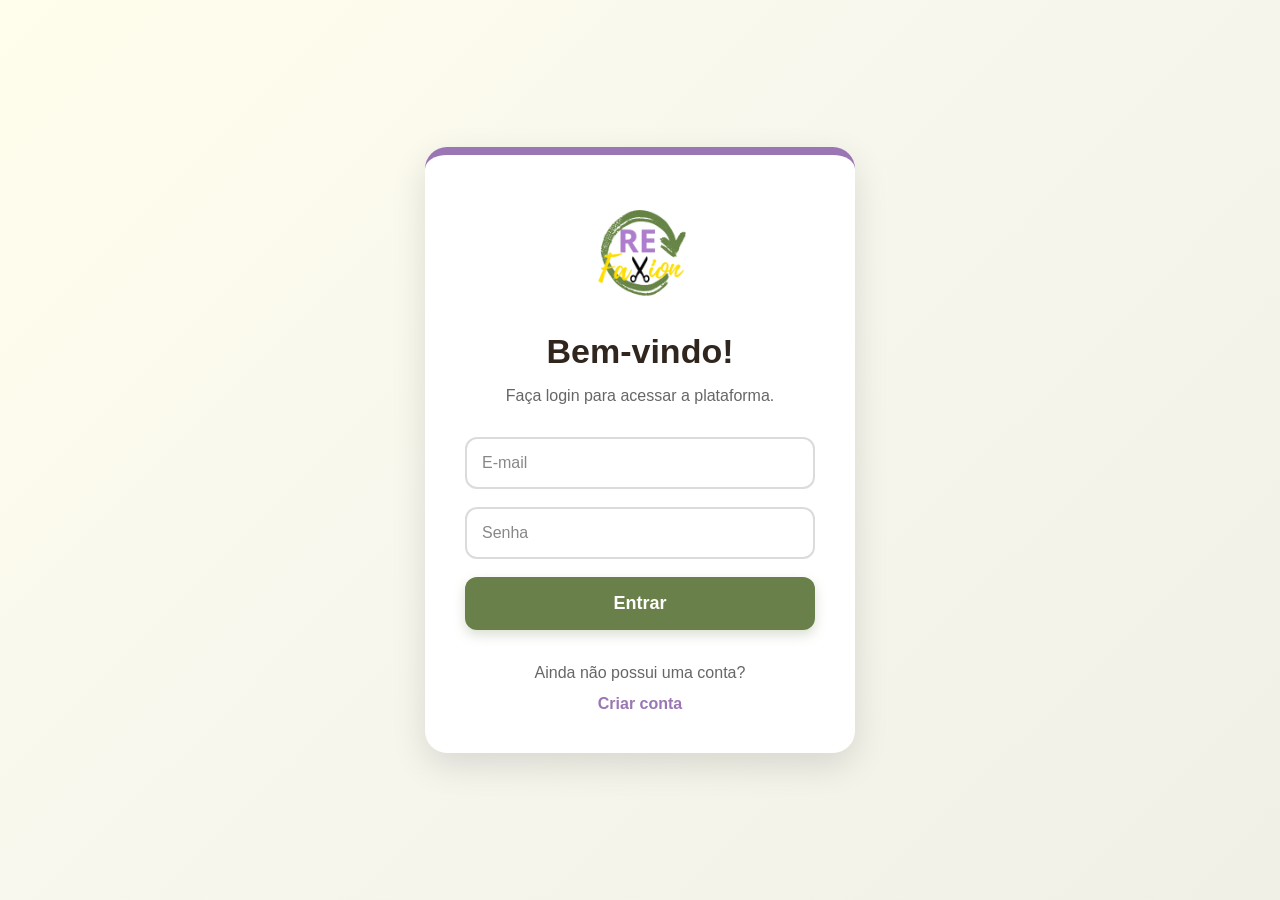
<file: frontend/index.html>
<!DOCTYPE html>
<html lang="pt-BR">

<head>

    <meta charset="UTF-8">

    <meta
        name="viewport"
        content="width=device-width, initial-scale=1.0">

    <title>ReFaxion</title>

    <link rel="icon" href="assets/logo.png">

    <link rel="stylesheet" href="css/style.css">

    <script src="js/auth.js"></script>

    <script>

        verificarLogin();

    </script>

</head>

<body>

<header class="topbar">

    <div class="logo-area">

        <img
            src="assets/logo.png"
            class="logo-top"
            alt="Logo ReFaxion"
        >

    </div>

    <div class="topbar-right">

        <span id="usuarioNome"></span>

        <button
            class="community-btn"
            onclick="window.location.href='feed.html'"
        >

            🌎 Comunidade

        </button>

        <button
            class="logout-btn"
            onclick="logout()"
        >

            🚪 Sair

        </button>

    </div>

</header>

<div class="container">

    <h1>

        Bem-vindo ao ReFaxion

    </h1>

    <p id="boasVindas"></p>

    <p>

        Transforme roupas esquecidas em novas possibilidades utilizando Inteligência Artificial.

    </p>

    <input
        type="file"
        id="imagem"
        accept="image/*"
    >

    <!-- Preview da imagem -->

    <img
        id="previewImagem"
        alt="Pré-visualização da roupa"
        style="
            display:none;
            width:100%;
            max-height:450px;
            object-fit:contain;
            margin-top:20px;
            border-radius:15px;
            border:1px solid #dbdbdb;
        "
    >

    <textarea
        id="descricao"
        placeholder="Informações adicionais sobre a roupa (opcional)"
    ></textarea>

    <button
        id="analisarBtn"
        class="primary-btn"
    >

        🔍 Analisar Roupa

    </button>

    <div id="loading"></div>

    <div id="resultado"></div>

    <!-- Aparece somente após a análise -->

    <div
        id="acoesAnalise"
        style="display:none;"
    >

        <button
            id="compartilharBtn"
            class="secondary-btn"
        >

            🌎 Compartilhar na Comunidade

        </button>

    </div>

</div>

<script src="js/script.js"></script>

<script>

    mostrarUsuario();

    const usuario = obterUsuarioLogado();

    if(usuario){

        document
        .getElementById("boasVindas")
        .innerHTML =
        `Olá, <strong>${usuario.nome}</strong> 👋`;

    }

</script>

</body>

</html>
</file>
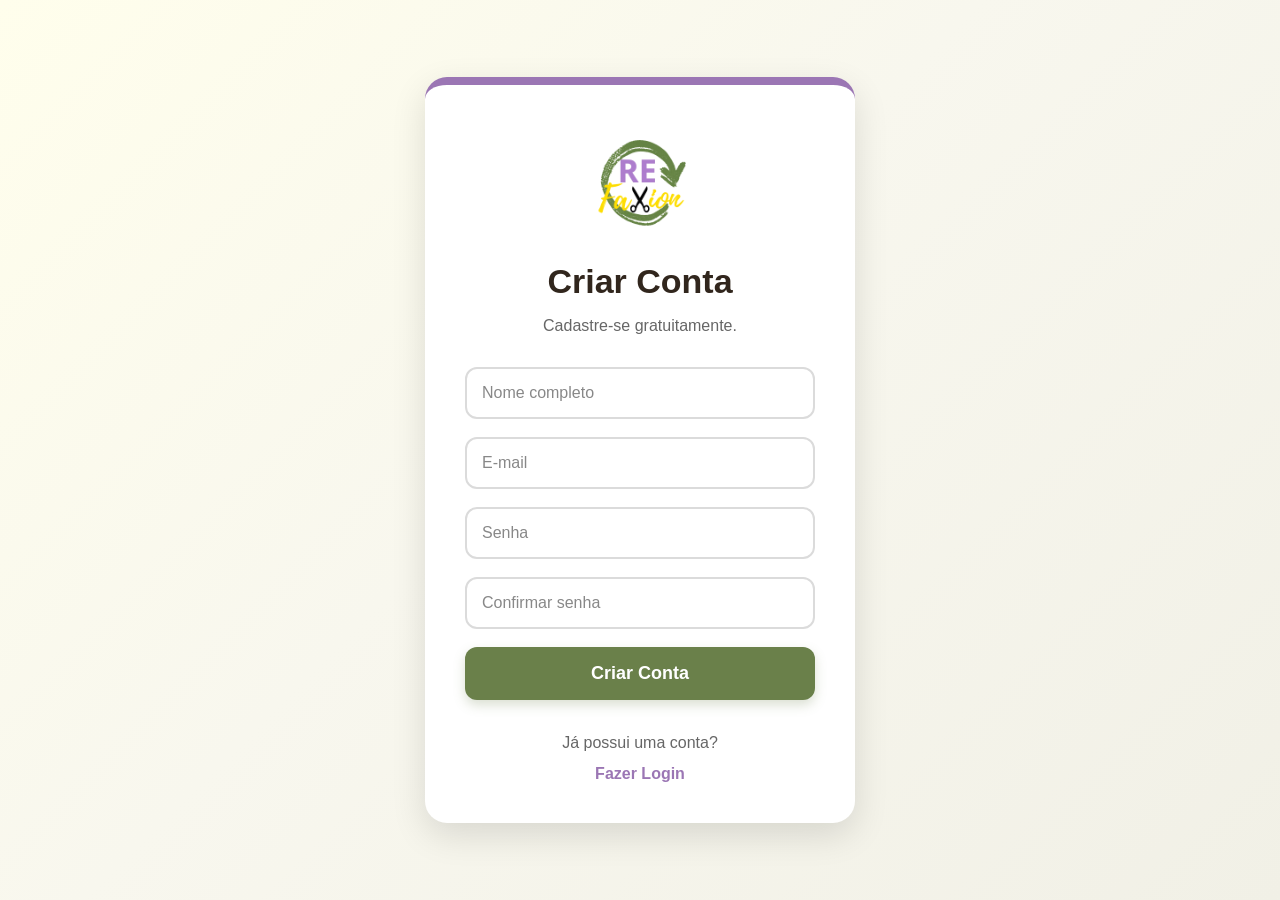
<file: frontend/cadastro.html>
<!DOCTYPE html>
<html lang="pt-BR">

<head>

    <meta charset="UTF-8">

    <meta
        name="viewport"
        content="width=device-width, initial-scale=1.0">

    <title>Cadastro | ReFaxion</title>

    <link rel="icon" href="assets/logo.png">

    <link rel="stylesheet" href="css/login.css">

    <script src="js/auth.js" defer></script>

</head>

<body>

<div class="background">

    <div class="login-card">

        <img
            src="assets/logo.png"
            class="logo"
            alt="Logo ReFaxion"
        >

        <h1>Criar Conta</h1>

        <p>

            Cadastre-se gratuitamente.

        </p>

        <form id="cadastroForm">

            <input
                type="text"
                id="nome"
                placeholder="Nome completo"
                required
            >

            <input
                type="email"
                id="novoEmail"
                placeholder="E-mail"
                required
            >

            <input
                type="password"
                id="novaSenha"
                placeholder="Senha"
                required
            >

            <input
                type="password"
                id="confirmarSenha"
                placeholder="Confirmar senha"
                required
            >

            <button type="submit">

                Criar Conta

            </button>

        </form>

        <div class="links">

            <p>

                Já possui uma conta?

            </p>

            <a href="login.html">

                Fazer Login

            </a>

        </div>

    </div>

</div>

<script src="js/auth.js" defer></script>

<script defer>

redirecionarSeLogado();

</script>

</body>

</html>
</file>
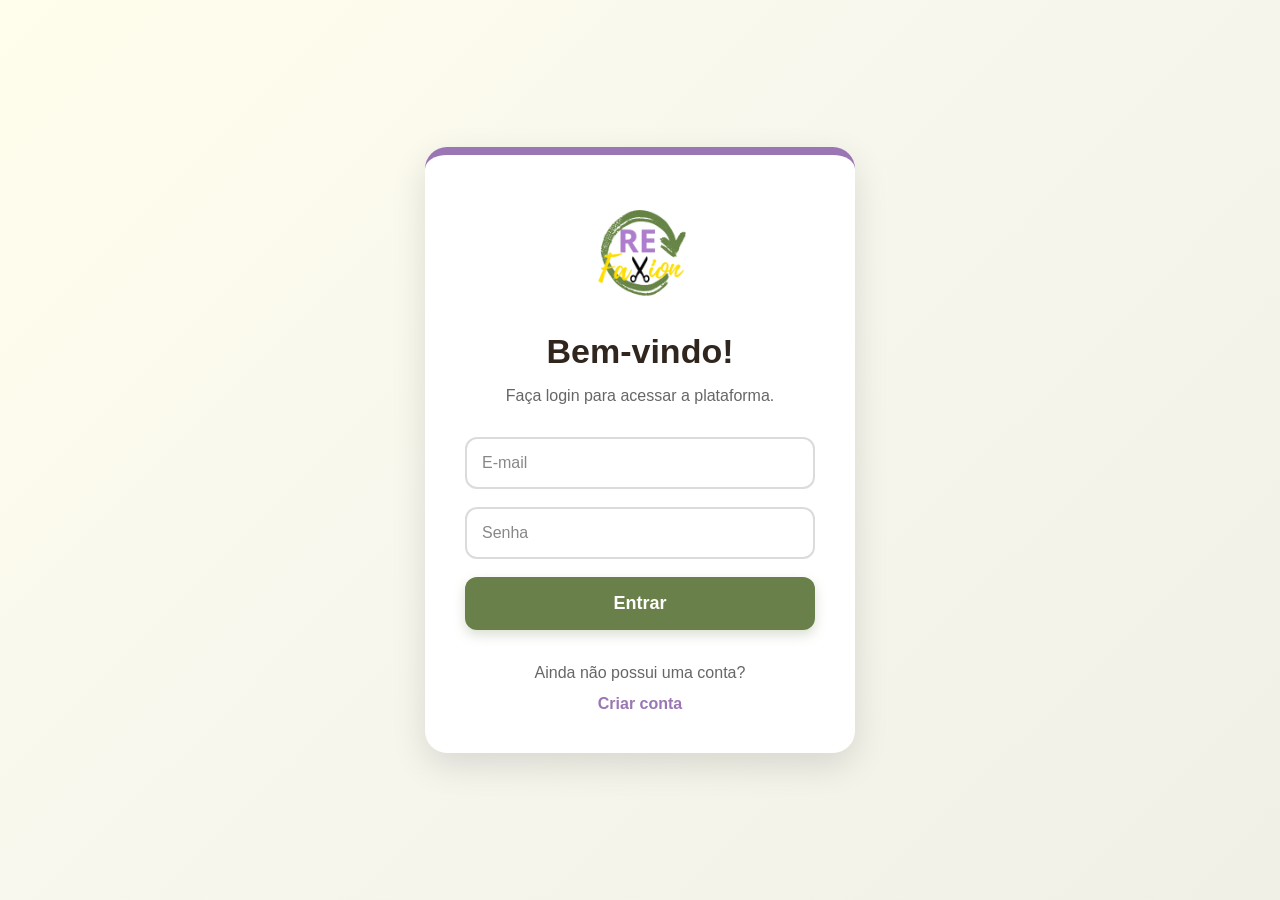
<file: frontend/feed.html>
<!DOCTYPE html>
<html lang="pt-BR">

<head>

    <meta charset="UTF-8">

    <meta
        name="viewport"
        content="width=device-width, initial-scale=1.0">

    <title>Comunidade | ReFaxion</title>

    <link rel="icon" href="assets/logo.png">

    <link rel="stylesheet" href="css/feed.css">

    <script src="js/auth.js"></script>

    <script>

        verificarLogin();

    </script>

</head>

<body>

<header class="topbar">

    <div class="brand">

        <img
            src="assets/logo.png"
            class="logo"
            alt="Logo ReFaxion"
        >

        <div class="brand-text">

            <h1>ReFaxion</h1>

            <span class="brand-subtitle">

                Comunidade sustentável

            </span>

        </div>

    </div>

    <div class="menu">

        <span id="usuarioNome"></span>

        <button
            class="back-btn"
            onclick="window.location.href='index.html'"
        >

            🤖 Voltar para IA

        </button>

        <button
            class="logout-btn"
            onclick="logout()"
        >

            🚪 Sair

        </button>

    </div>

</header>

<main>

    <!-- ==========================
         PUBLICAR
    =========================== -->

    <section class="publicar-card">

        <h2>

            📢 Compartilhar com a comunidade

        </h2>

        <p>

            Compartilhe sua roupa reaproveitada ou as ideias geradas pela IA.

        </p>

        <input
            type="file"
            id="novaImagem"
            accept="image/*"
        >

        <textarea
            id="novoTexto"
            placeholder="Conte sua experiência..."
        ></textarea>

        <button
            onclick="publicar()"
        >

            Publicar

        </button>

    </section>

    <!-- ==========================
            FEED
    =========================== -->

    <section class="feed-title">

        <h2>

            🌎 Feed da Comunidade

        </h2>

        <p>

            Inspire-se com outras pessoas.

        </p>

    </section>

    <div id="feed"></div>

</main>

<script src="js/feed.js"></script>

<script>

mostrarUsuario();

</script>

</body>

</html>
</file>
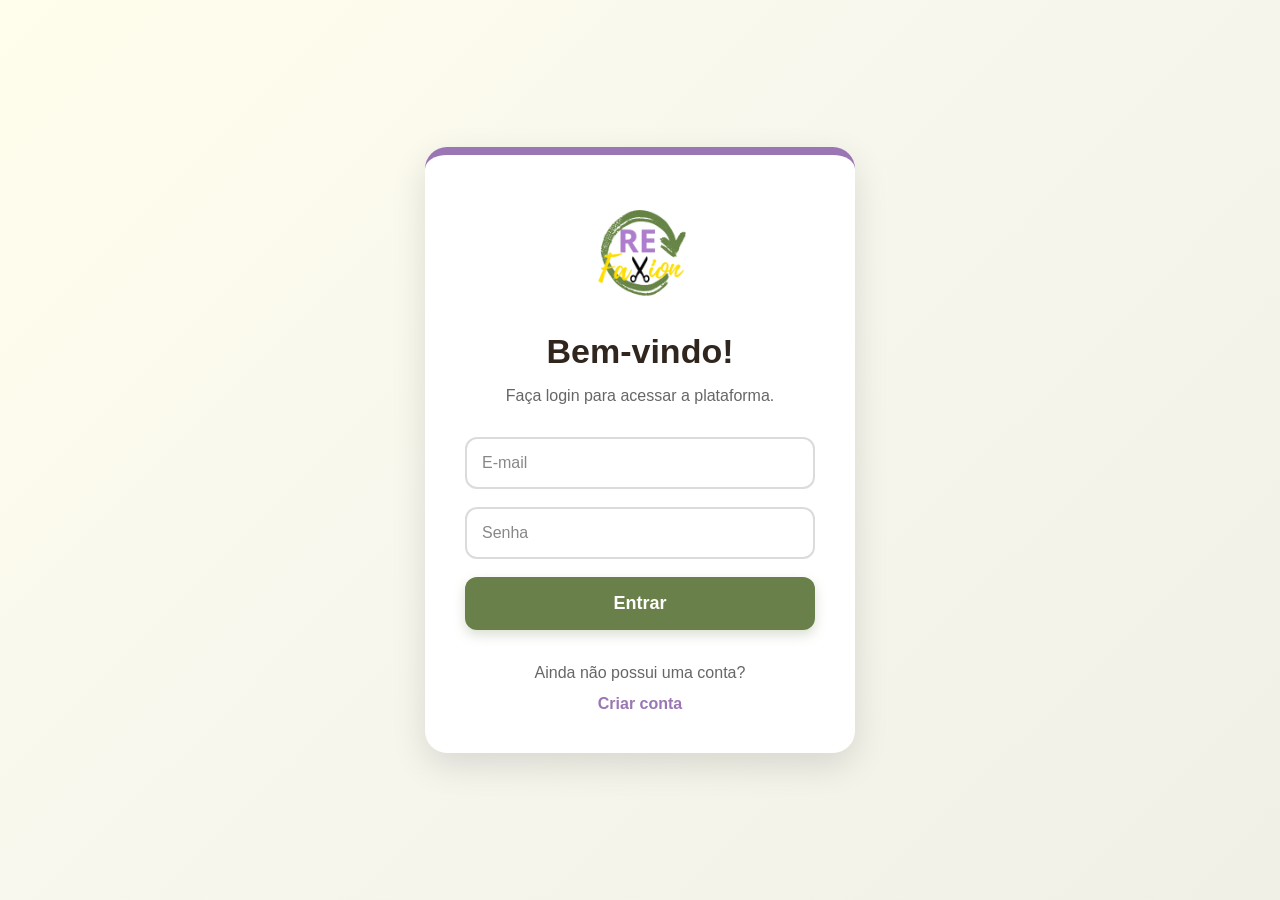
<file: frontend/login.html>
<!DOCTYPE html>
<html lang="pt-BR">

<head>

    <meta charset="UTF-8">

    <meta
        name="viewport"
        content="width=device-width, initial-scale=1.0">

    <title>Login | ReFaxion</title>

    <link rel="icon" href="assets/logo.png">

    <link rel="stylesheet" href="css/login.css">

    <script src="js/auth.js" defer></script>

</head>

<body>

<div class="background">

    <div class="login-card">

        <img
            src="assets/logo.png"
            class="logo"
            alt="Logo ReFaxion"
        >

        <h1>Bem-vindo!</h1>

        <p>

            Faça login para acessar a plataforma.

        </p>

        <form id="loginForm">

            <input
                type="email"
                id="email"
                placeholder="E-mail"
                required
            >

            <input
                type="password"
                id="senha"
                placeholder="Senha"
                required
            >

            <button type="submit">

                Entrar

            </button>

        </form>

        <div class="links">

            <p>

                Ainda não possui uma conta?

            </p>

            <a href="cadastro.html">

                Criar conta

            </a>

        </div>

    </div>

</div>

<script src="js/auth.js" defer></script>

<script defer>

redirecionarSeLogado();

</script>

</body>

</html>
</file>
<file: frontend/css/style.css>
/* =========================
        RESET
========================= */
*{
    margin:0;
    padding:0;
    box-sizing:border-box;
}

/* =========================
        BODY
========================= */
body{
    font-family:Arial, Helvetica, sans-serif;
    background:#fffeec;
    color:#31261d;
    min-height:100vh;
    line-height:1.6;
}

/* =========================
        LINKS
========================= */
a{
    text-decoration:none;
    color:inherit;
}

/* =========================
        IMAGENS
========================= */
img{
    max-width:100%;
    display:block;
}

/* =========================
        TOPO
========================= */
.topbar{
    background:#9b76b4;
    color:white;
    display:flex;
    justify-content:space-between;
    align-items:center;
    padding:18px 30px;
    box-shadow:0 4px 12px rgba(0,0,0,.15);
}

/* =========================
        LOGO
========================= */
.logo-area{
    display:flex;
    align-items:center;
    gap:15px;
}

.logo-top{
    width:auto;
    height:75px;
    object-fit:contain;
}

/* =========================
      LADO DIREITO
========================= */
.topbar-right{
    display:flex;
    align-items:center;
    gap:15px;
    flex-wrap:wrap;
}

/* =========================
      NOME DO USUÁRIO
========================= */
#usuarioNome{
    color:white;
    font-weight:bold;
    font-size:16px;
}

/* =========================
        BOTÕES
========================= */
.community-btn,
.logout-btn{
    border:none;
    border-radius:12px;
    cursor:pointer;
    padding:12px 22px;
    font-size:15px;
    font-weight:bold;
    transition:.25s;
}

/* =========================
 BOTÃO COMUNIDADE
========================= */
.community-btn{
    background:#f1c732;
    color:#31261d;
}

.community-btn:hover{
    background:#ddb52a;
    transform:translateY(-2px);
}

/* =========================
 BOTÃO SAIR
========================= */
.logout-btn{
    background:#31261d;
    color:white;
}

.logout-btn:hover{
    background:#201913;
    transform:translateY(-2px);
}

/* =========================
    CONTAINER PRINCIPAL
========================= */
.container{
    width:min(1000px,92%);
    margin:40px auto;
}

/* =========================
      TÍTULO PRINCIPAL
========================= */
.container h1{
    font-size:40px;
    color:#31261d;
    margin-bottom:12px;
}

/* =========================
    PARÁGRAFOS
========================= */
.container p{
    font-size:17px;
    margin-bottom:20px;
    line-height:1.7;
}

/* =========================
      INPUT FILE
========================= */
input[type="file"]{
    width:100%;
    margin-top:20px;
    margin-bottom:20px;
    padding:14px;
    border:2px dashed #9b76b4;
    border-radius:14px;
    background:white;
    cursor:pointer;
    transition:.25s;
}

input[type="file"]:hover{
    background:#faf7fc;
}

/* =========================
        TEXTAREA
========================= */
textarea{
    width:100%;
    min-height:140px;
    resize:vertical;
    padding:16px;
    border:2px solid #dbdbdb;
    border-radius:14px;
    outline:none;
    font-size:15px;
    font-family:inherit;
    margin-bottom:20px;
    transition:.25s;
    background:white;
    color:#31261d;
}

textarea:focus{
    border-color:#9b76b4;
    box-shadow:0 0 10px rgba(155,118,180,.25);
}

/* =========================
      BOTÕES GERAIS
========================= */
button{
    font-family:inherit;
}

/* =========================
 BOTÃO ANALISAR ROUPA
========================= */

#analisarBtn{
    width:100%;
    padding:16px;
    background:#6a804a;
    color:white;
    border:none;
    border-radius:14px;
    cursor:pointer;
    font-size:17px;
    font-weight:bold;
    transition:.25s;
    margin-bottom:15px;
}

#analisarBtn:hover{
    background:#596d3e;
    transform:translateY(-2px);
}

/* =========================
 BOTÕES APÓS ANÁLISE
========================= */
#acoesAnalise{
    display:none;
    margin-top:25px;
}

#acoesAnalise button{
    width:100%;
    padding:15px;
    border:none;
    border-radius:14px;
    cursor:pointer;
    font-size:16px;
    font-weight:bold;
    transition:.25s;
    margin-bottom:15px;
}

/* Compartilhar */
#compartilharBtn{
    background:#f1c732;
    color:#31261d;
}

#compartilharBtn:hover{
    background:#ddb52a;
    transform:translateY(-2px);
}

/* Novo botão (caso adicione futuramente) */

#novaAnaliseBtn{
    background:#6a804a;
    color:white;
}

#novaAnaliseBtn:hover{
    background:#586a3d;
}

/* =========================
      INPUTS FUTUROS
========================= */
input[type="text"],
input[type="email"],
input[type="password"]{
    width:100%;
    padding:14px;
    border:2px solid #dbdbdb;
    border-radius:12px;
    outline:none;
    transition:.25s;
}

input[type="text"]:focus,
input[type="email"]:focus,
input[type="password"]:focus{
    border-color:#9b76b4;
}

/* =========================
      PLACEHOLDER
========================= */
::placeholder{
    color:#888;
}

/* =========================
      PREVIEW DA IMAGEM
========================= */
#previewImagem{
    display:none;
    width:100%;
    max-height:420px;
    object-fit:contain;
    margin-top:20px;
    margin-bottom:25px;
    border-radius:16px;
    border:2px solid #dbdbdb;
    background:white;
    box-shadow:0 4px 15px rgba(0,0,0,.08);
}

/* =========================
         LOADING
========================= */
#loading{
    margin-top:25px;
    margin-bottom:20px;
    text-align:center;
    color:#6a804a;
    font-size:20px;
    font-weight:bold;
}

/* =========================
      RESULTADO IA
========================= */
#resultado{
    display:block;
    margin-top:25px;
    background:white;
    border-radius:20px;
    border:1px solid #dbdbdb;
    padding:35px;
    box-shadow:0 5px 18px rgba(0,0,0,.08);
    line-height:1.8;
    word-wrap:break-word;
    overflow-wrap:break-word;
}

/* =========================
        TÍTULOS
========================= */
#resultado h1{
    color:#9b76b4;
    margin-bottom:20px;
}

#resultado h2{
    color:#9b76b4;
    margin-top:30px;
    margin-bottom:15px;
    border-bottom:2px solid #f1c732;
    padding-bottom:8px;
}

#resultado h2:first-child{
    margin-top:0;
}

#resultado h3{
    color:#6a804a;
    margin-top:20px;
    margin-bottom:12px;
}

/* =========================
          TEXTO
========================= */
#resultado p{
    margin-bottom:15px;
    text-align:justify;
}

/* =========================
          LISTAS
========================= */
#resultado ul{
    margin-left:25px;
    margin-bottom:20px;
}

#resultado li{
    margin-bottom:10px;
}

/* =========================
          IMAGENS
========================= */
#resultado img{
    max-width:100%;
    border-radius:12px;
    margin:20px 0;
}

/* =========================
        TABELAS
========================= */
#resultado table{
    width:100%;
    border-collapse:collapse;
    margin:20px 0;
}

#resultado table th{
    background:#9b76b4;
    color:white;
    padding:12px;
}

#resultado table td{
    border:1px solid #dbdbdb;
    padding:12px;
}

/* =========================
       CITAÇÕES
========================= */
#resultado blockquote{
    border-left:5px solid #9b76b4;
    padding-left:15px;
    margin:20px 0;
    color:#555;
    font-style:italic;
}

/* =========================
        CÓDIGOS
========================= */
#resultado code{
    background:#f3f3f3;
    padding:2px 6px;
    border-radius:6px;
    font-family:Consolas, monospace;
}

#resultado pre{
    overflow:auto;
    padding:15px;
    border-radius:12px;
    background:#f3f3f3;
    margin:20px 0;
}

/* =========================
      ANIMAÇÕES
========================= */
.container,
.hero,
#resultado{
    animation:fadeUp .5s ease;
}

@keyframes fadeUp{
    from{
        opacity:0;
        transform:translateY(20px);
    }
    to{
        opacity:1;
        transform:translateY(0);
    }
}

button{
    transition:
        background .25s,
        transform .25s,
        box-shadow .25s;
}

button:hover{
    box-shadow:0 8px 18px rgba(0,0,0,.15);
}

button:active{
    transform:scale(.98);
}

/* =========================
      BARRA DE ROLAGEM
========================= */

::-webkit-scrollbar{
    width:10px;
}

::-webkit-scrollbar-track{
    background:#fffeec;
}

::-webkit-scrollbar-thumb{
    background:#9b76b4;
    border-radius:20px;
}

::-webkit-scrollbar-thumb:hover{
    background:#87669f;
}

/* =========================
      SELEÇÃO DE TEXTO
========================= */
::selection{
    background:#9b76b4;
    color:white;
}

/* =========================
      LINKS
========================= */
a{
    color:#6a804a;
    text-decoration:none;
    transition:.2s;
}

a:hover{
    color:#52633a;
    text-decoration:underline;
}

/* =========================
      RESPONSIVIDADE
========================= */
@media(max-width:900px){
    .container{
        padding:25px;
    }
}

@media(max-width:768px){
    .topbar{
        flex-direction:column;
        gap:18px;
        text-align:center;
        padding:20px;
    }
    .topbar-right{
        justify-content:center;
        width:100%;
    }
    .logo-top{
        height:65px;
    }
    h1{
        font-size:30px;
    }
    .hero{
        padding:25px;
    }
    .container{
        padding:20px;
    }
    #resultado{
        padding:25px;
    }
}

@media(max-width:500px){
    body{
        font-size:15px;
    }
    h1{
        font-size:26px;
    }
    .hero h2{
        font-size:24px;
    }
    button{
        font-size:15px;
        padding:14px;
    }
    textarea{
        min-height:120px;
    }
    #resultado{
        padding:20px;
    }

}

/* =========================
      ACESSIBILIDADE
========================= */
button:focus,
textarea:focus,
input:focus{
    outline:none;
}
html{
    scroll-behavior:smooth;
}
</file>
<file: frontend/css/login.css>
/* =====================================================
   ReFaxion - Login e Cadastro
===================================================== */
*{
    margin:0;
    padding:0;
    box-sizing:border-box;
}

body{
    font-family:Arial, Helvetica, sans-serif;
    background:#fffeec;
    min-height:100vh;
    color:#31261d;
}

/* =====================================================
   Fundo
===================================================== */
.background{
    width:100%;
    min-height:100vh;
    display:flex;
    justify-content:center;
    align-items:center;
    padding:30px;
    background:

    linear-gradient(
        135deg,
        #fffeec 0%,
        #f8f7ee 45%,
        #f1f0e6 100%
    );
}

/* =====================================================
   Card
===================================================== */
.login-card{
    width:430px;
    max-width:100%;
    background:white;
    border-radius:22px;
    padding:40px;
    text-align:center;
    border-top:8px solid #9b76b4;
    box-shadow:
        0 12px 35px rgba(0,0,0,.12);
    animation:fade .45s ease;
}

/* =====================================================
   Logo
===================================================== */
.logo{
    width:170px;
    height:auto;
    object-fit:contain;
    margin-bottom:20px;
}

/* =====================================================
   Títulos
===================================================== */
h1{
    color:#31261d;
    font-size:34px;
    margin-bottom:12px;
}

.login-card p{
    color:#666;
    line-height:1.6;
    margin-bottom:28px;
}

/* =====================================================
   Formulário
===================================================== */
form{
    display:flex;
    flex-direction:column;
    gap:18px;
}

input{
    width:100%;
    padding:15px;
    border-radius:12px;
    border:2px solid #dbdbdb;
    outline:none;
    font-size:16px;
    transition:.25s;
    background:white;
}

input::placeholder{
    color:#888;
}

input:focus{
    border-color:#9b76b4;
    box-shadow:
    0 0 10px rgba(155,118,180,.30);
}

/* =====================================================
   Botão
===================================================== */
button{
    width:100%;
    padding:16px;
    border:none;
    border-radius:12px;
    cursor:pointer;
    background:#6a804a;
    color:white;
    font-size:18px;
    font-weight:bold;
    transition:.25s;
    box-shadow:
    0 5px 12px rgba(106,128,74,.25);
}

button:hover{
    background:#5b7040;
    transform:translateY(-2px);
    box-shadow:
    0 8px 18px rgba(106,128,74,.35);
}

button:active{
    transform:scale(.98);
}

/* =====================================================
   Links
===================================================== */
.links{
    margin-top:30px;
}

.links p{
    margin-bottom:10px;
    color:#666;
}

.links a{
    text-decoration:none;
    color:#9b76b4;
    font-weight:bold;
    transition:.25s;
}

.links a:hover{
    color:#7e6096;
    letter-spacing:.3px;
    text-decoration:underline;
}

/* =====================================================
   Seleção de texto
===================================================== */
::selection{
    background:#9b76b4;
    color:white;
}

/* =====================================================
   Responsividade
===================================================== */
@media(max-width:600px){
    .background{
        padding:20px;
    }
    .login-card{
        padding:30px 22px;
    }
    .logo{
        width:140px;
    }
    h1{
        font-size:28px;
    }
}

/* =====================================================
   Animação
===================================================== */
@keyframes fade{
    from{
        opacity:0;
        transform:translateY(25px);
    }
    to{
        opacity:1;
        transform:translateY(0);
    }
}
</file>
<file: frontend/css/feed.css>
*{
    margin:0;
    padding:0;
    box-sizing:border-box;
}

body{

    font-family:Arial, Helvetica, sans-serif;

    background:#fffeec;

    color:#31261d;
}

/* =========================
   TOPO
========================= */

.topbar{

    background:#9b76b4;

    color:white;

    padding:20px 30px;

    display:flex;

    justify-content:space-between;

    align-items:center;

    box-shadow:0 4px 15px rgba(0,0,0,.15);
}

.brand h1{

    margin-bottom:5px;
}

.brand-subtitle{

    font-size:14px;
}

.back-btn{

    background:#f1c732;

    color:#31261d;

    border:none;

    border-radius:12px;

    padding:12px 20px;

    cursor:pointer;

    font-weight:bold;
}

.back-btn:hover{

    background:#ddb52a;
}

/* =========================
   MAIN
========================= */

main{

    max-width:1400px;

    margin:auto;

    padding:20px;
}

/* =========================
   CARD PUBLICAÇÃO
========================= */

.publicar-card{

    background:white;

    padding:25px;

    border-radius:20px;

    border:1px solid #dbdbdb;

    box-shadow:0 2px 12px rgba(0,0,0,.08);

    margin-bottom:30px;
}

.publicar-card h2{

    color:#9b76b4;

    margin-bottom:10px;
}

.publicar-card p{

    margin-bottom:15px;
}

.publicar-card input{

    width:100%;

    padding:12px;

    margin-bottom:15px;

    border-radius:12px;

    border:1px solid #dbdbdb;
}

.publicar-card textarea{

    width:100%;

    min-height:120px;

    padding:15px;

    border-radius:12px;

    border:1px solid #dbdbdb;

    resize:vertical;

    margin-bottom:15px;
}

.publicar-card button{

    width:100%;

    padding:15px;

    border:none;

    border-radius:12px;

    cursor:pointer;

    font-size:16px;

    font-weight:bold;

    background:#6a804a;

    color:white;

    margin-bottom:10px;
}

.publicar-card button:hover{

    background:#586a3d;
}

.danger-btn{

    background:#9b76b4 !important;
}

.danger-btn:hover{

    background:#8764a0 !important;
}

/* =========================
   FEED
========================= */

.feed-title{

    margin-bottom:20px;
}

.feed-title h2{

    color:#9b76b4;

    margin-bottom:5px;
}

#feed{

    column-count:3;

    column-gap:20px;
}

.card{

    background:white;

    border:1px solid #dbdbdb;

    border-radius:18px;

    overflow:hidden;

    margin-bottom:20px;

    break-inside:avoid;

    box-shadow:0 2px 12px rgba(0,0,0,.08);

    transition:.2s;
}

.card:hover{

    transform:translateY(-3px);
}

.card img{

    width:100%;

    display:block;
}

.card-content{

    padding:15px;
}

.card-content h3{

    color:#6a804a;

    margin-bottom:10px;
}

.card-content p{

    line-height:1.6;
}

/* =========================
   RESPONSIVO
========================= */

@media(max-width:1000px){

    #feed{

        column-count:2;
    }
}

@media(max-width:650px){

    #feed{

        column-count:1;
    }

    .topbar{

        flex-direction:column;

        gap:15px;

        text-align:center;
    }
}

/* =========================
   BOTÃO EXCLUIR POST
========================= */

.delete-post-btn{

    width:100%;

    margin-top:15px;

    border:none;

    padding:12px;

    border-radius:10px;

    cursor:pointer;

    background:#f1c732;

    color:#31261d;

    font-weight:bold;
}

.delete-post-btn:hover{

    background:#ddb52a;
}

.logo{

    height:80px;

    width:auto;

    object-fit:contain;
}

.brand{

    display:flex;

    align-items:center;

    gap:15px;
}

.brand-text{

    display:flex;

    flex-direction:column;
}

/* ==========================
        MENU SUPERIOR
========================== */

.menu{

    display:flex;

    align-items:center;

    gap:15px;

    flex-wrap:wrap;

}

.menu button{

    background:#f1c732;

    color:#31261d;

    border:none;

    border-radius:12px;

    padding:12px 18px;

    cursor:pointer;

    font-weight:bold;

    transition:.25s;

}

.menu button:hover{

    background:#ddb52a;

    transform:translateY(-2px);

}

.logout-btn{

    background:#31261d !important;

    color:white !important;

}

.logout-btn:hover{

    background:#201913 !important;

}

/* ==========================
      USUÁRIO LOGADO
========================== */

#usuarioNome{

    color:white;

    font-weight:bold;

    font-size:15px;

}

/* ==========================
      ÁREA PUBLICAÇÃO
========================== */

.publicar-card textarea{

    font-family:Arial, Helvetica, sans-serif;

}

.publicar-card input[type=file]{

    cursor:pointer;

}

.publicar-card button{

    transition:.25s;

}

.publicar-card button:hover{

    transform:translateY(-2px);

}

/* ==========================
          FEED
========================== */

.card{

    animation:fadeCard .35s ease;

}

.card img{

    object-fit:cover;

    max-height:420px;

}

.card-content{

    word-break:break-word;

}

.card-content h3{

    font-size:18px;

}

.card-content p{

    white-space:pre-line;

}

/* ==========================
        BOTÃO EXCLUIR
========================== */

.delete-post-btn{

    transition:.25s;

}

.delete-post-btn:hover{

    transform:translateY(-2px);

}

/* ==========================
        SCROLLBAR
========================== */

::-webkit-scrollbar{

    width:10px;

}

::-webkit-scrollbar-track{

    background:#fffeec;

}

::-webkit-scrollbar-thumb{

    background:#9b76b4;

    border-radius:20px;

}

::-webkit-scrollbar-thumb:hover{

    background:#8564a0;

}

/* ==========================
        ANIMAÇÃO
========================== */

@keyframes fadeCard{

    from{

        opacity:0;

        transform:translateY(20px);

    }

    to{

        opacity:1;

        transform:translateY(0);

    }

}

/* ==========================
      RESPONSIVO EXTRA
========================== */

@media(max-width:768px){

    .menu{

        justify-content:center;

    }

    .menu button{

        width:100%;

    }

    #usuarioNome{

        width:100%;

        text-align:center;

    }

}
</file>
